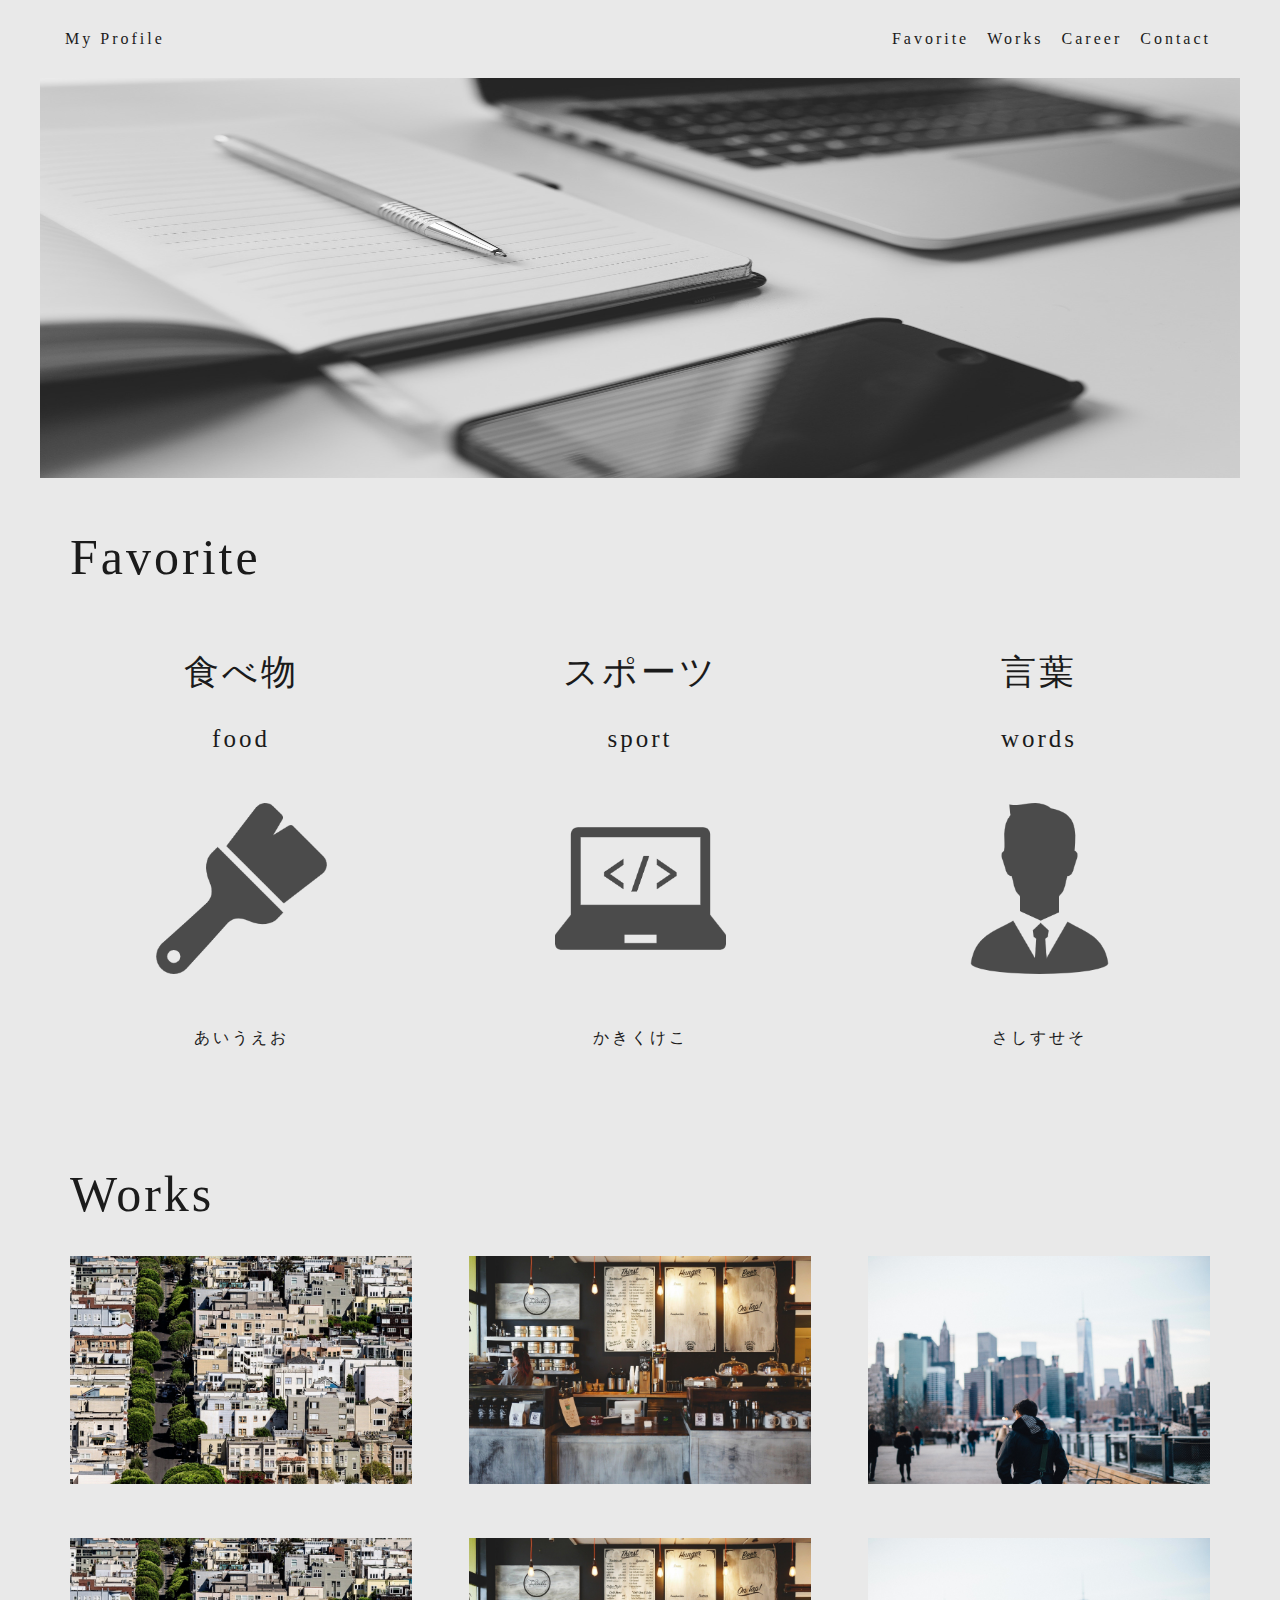
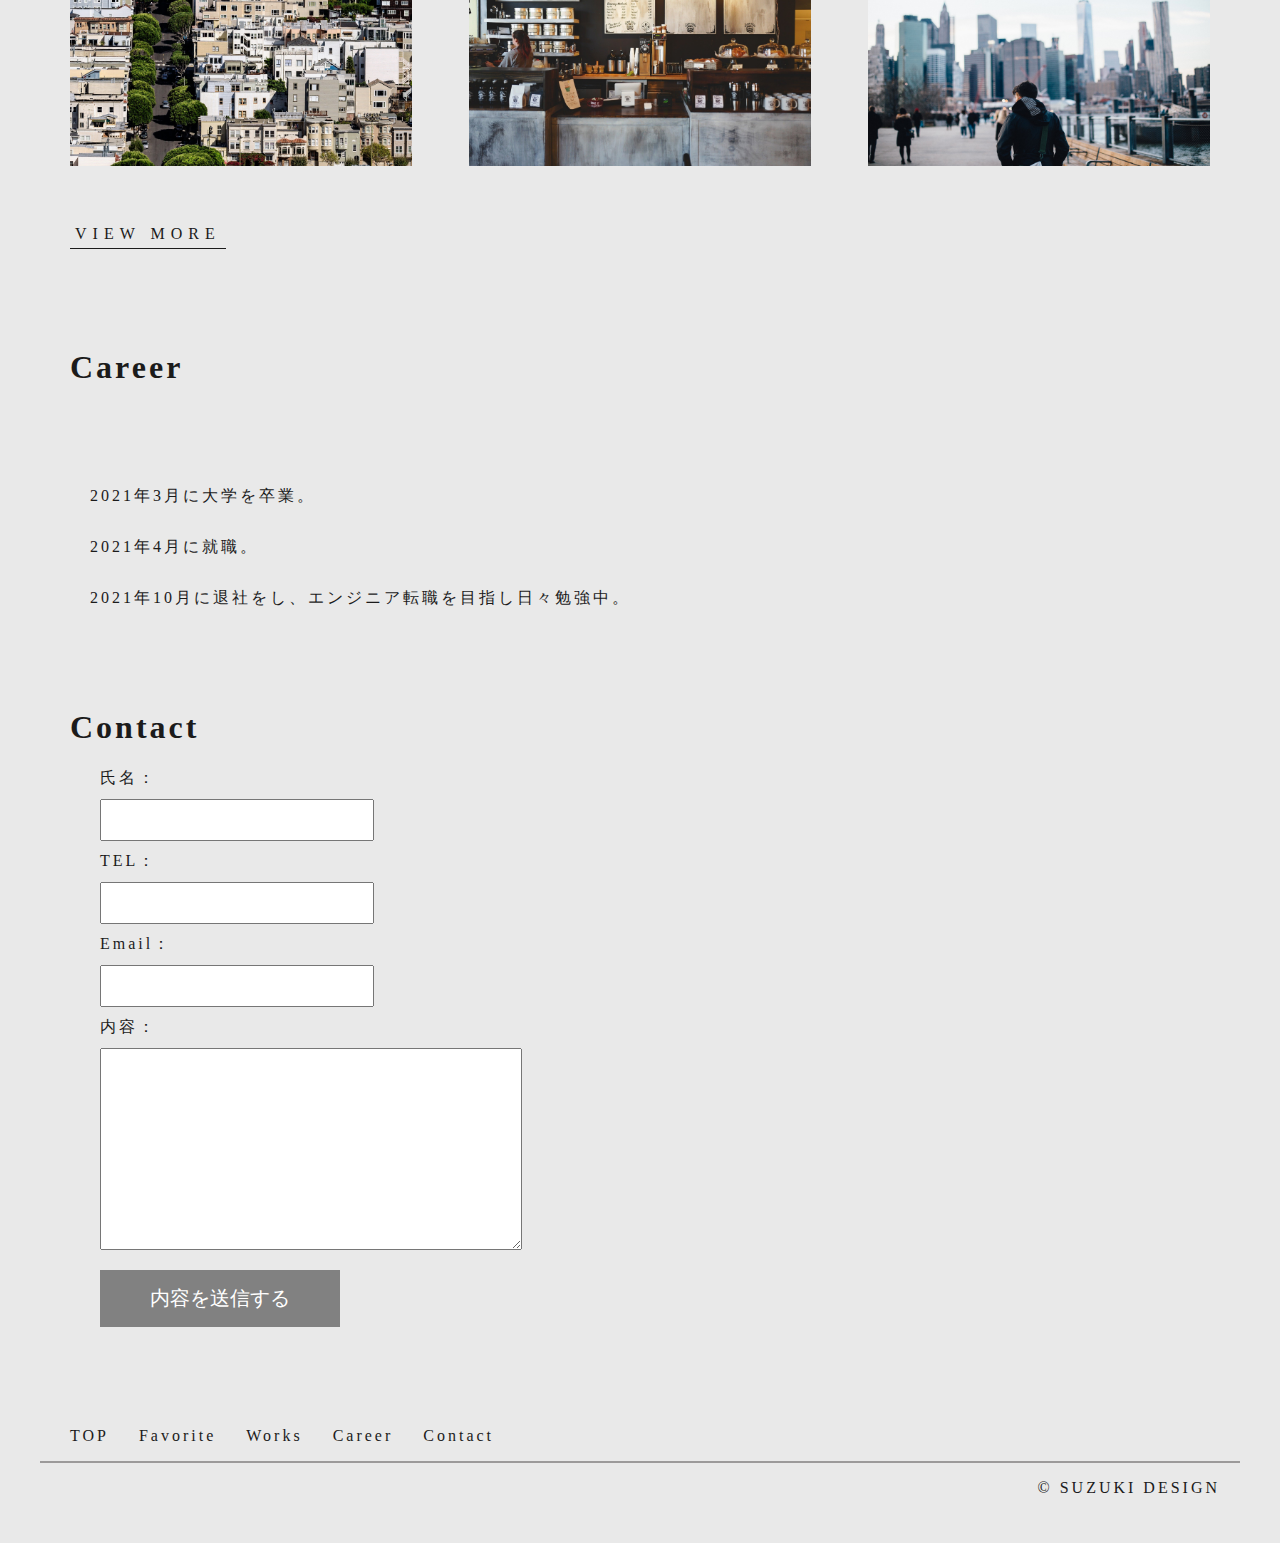
<file: index.html>
<!DOCTYPE html>
<html lang="en">
<head>
    <meta charset="UTF-8">
    <meta http-equiv="X-UA-Compatible" content="IE=edge">
    <meta name="viewport" content="width=device-width, initial-scale=1.0">
    
    <link rel="stylesheet" href="style.css">
    <title>My Profile</title>
</head>
<body>
    
    <header>
        <div class="header-title">My Profile</div>
        <nav>
            <ul>
                <li><a href="#favorite">Favorite</a></li>
                <li><a href="#works">Works</a></li>
                <li><a href="#career">Career</a></li>
                <li><a href="#contact-form">Contact</a></li>
            </ul>
        </nav>
    </header>

    <div class="first-view">
        <img src="image/first-view-image.jpg" width="1200" height="800">
    </div>

    <main>
        <section id="favorite" class="favorite-section">
            <div class="section-title"><h1>Favorite</h1></div>
            <div class="favorite-contents">
                <div class="favorite-item">
                    <div class="favorite-item-title"><h2>食べ物</h2></div>
                    <div class="favorite-item-subtitle"><h3>food</h3></div>
                    <div class="favorite-item-image"><img src="image/service-design.png"></div>
                    <div class="favorite-item-detail">
                        <p>あいうえお</p>
                    </div>
                </div>
                <div class="favorite-item">
                    <div class="favorite-item-title"><h2>スポーツ</h2></div>
                    <div class="favorite-item-subtitle"><h3>sport</h3></div>
                    <div class="favorite-item-image"><img src="image/service-programing.png"></div>
                    <div class="favorite-item-detail">
                        <p>かきくけこ</p>
                    </div>
                </div>
                <div class="favorite-item">
                    <div class="favorite-item-title"><h2>言葉</h2></div>
                    <div class="favorite-item-subtitle"><h3>words</h3></div>
                    <div class="favorite-item-image"><img src="image/service-consulting.png"></div>
                    <div class="favorite-item-detail">
                        <p>さしすせそ</p>
                    </div>
                </div>
            </div>
        </section>
        <section id="works" class="works-section">
            <div class="section-title"><h1>Works</h1></div>
            <div class="section-img">
                <div class="works-item"><img src="image/work1.jpg" ></div>
                <div class="works-item"><img src="image/work2.jpg" ></div>
                <div class="works-item"><img src="image/work3.jpg" ></div>
                <div class="works-item"><img src="image/work1.jpg" ></div>
                <div class="works-item"><img src="image/work2.jpg" ></div>
                <div class="works-item"><img src="image/work3.jpg" ></div>
            </div>
                <div class="works-view-more">VIEW MORE</div>
        </section>
        <section id="career" class="carerr-section">
            <h1>Career</h1></section>
            <div class="career-list">
                <p>2021年3月に大学を卒業。</p>
                <p>2021年4月に就職。</p>
                <p>2021年10月に退社をし、エンジニア転職を目指し日々勉強中。</p>
            </div>
        <section id="contact-form" class="contact-form-section">
            <div class="section-logo">
                <h1>Contact</h1>
            </div>
            <form>
                <ul>
                    <li>氏名： </li>
                    <li><input type="text"></li>
                    <li>TEL：</li>
                    <li><input type="text"></li>
                    <li>Email：</li>
                    <li><input type="text"></li>
                    <li>内容：</li>
                    <li><textarea cols="30" rows="10"></textarea></li>
                </ul>
                <button>内容を送信する</button>
            </form>
        </section>
    </main>

    <footer>
        <div class="footer-top">
            <nav>
                <ul>
                    <li><a href="#TOP">TOP</a></li>
                    <li><a href="#Favorite">Favorite</a></li>
                    <li><a href="#Works">Works</a></li>
                    <li><a href="#Career">Career</a></li>
                    <li><a href="#Contact">Contact</a></li>
                </ul>
            </nav>
        </div>
        <div class="footer-bottom">
            <p>©︎ SUZUKI DESIGN</p>
        </div>
    </footer>


</body>
</html>
</file>
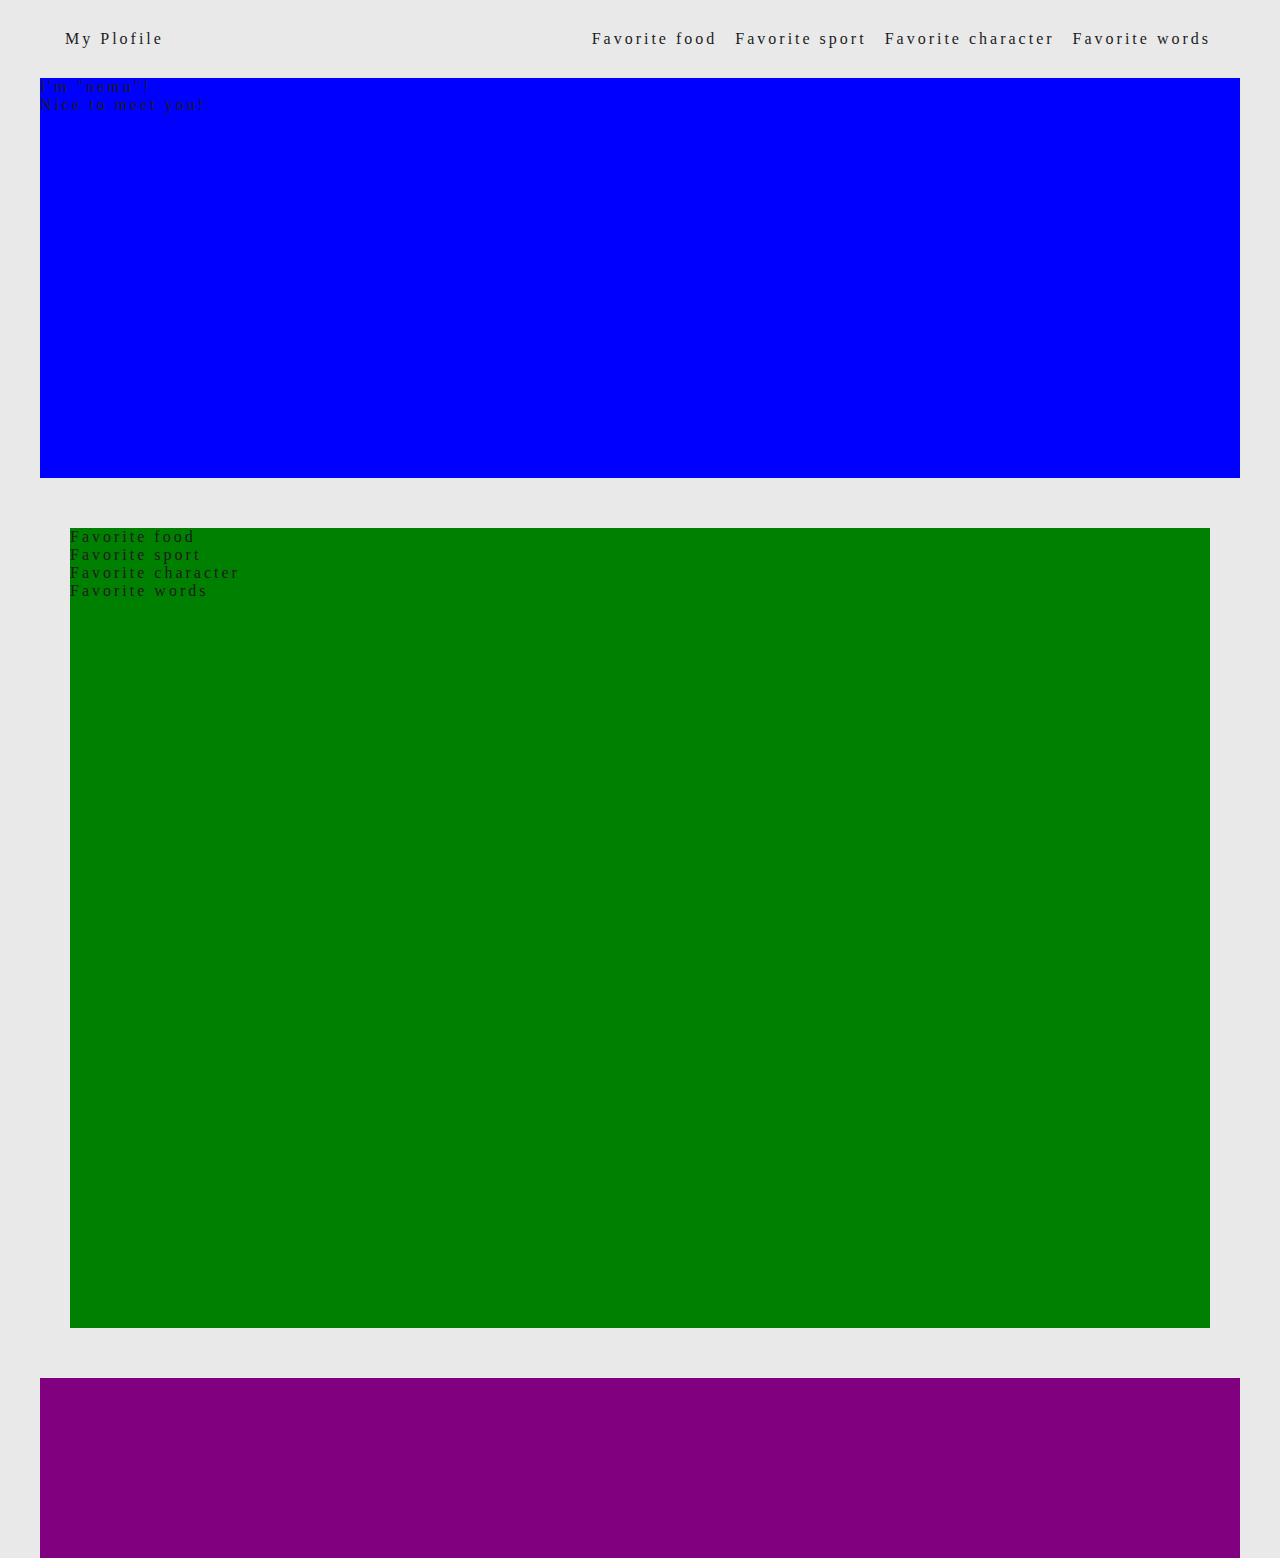
<file: image/index.html>
<!DOCTYPE html>
<html lang="en">
<head>
    <meta charset="UTF-8">
    <meta http-equiv="X-UA-Compatible" content="IE=edge">
    <meta name="viewport" content="width=device-width, initial-scale=1.0">
    
    <link rel="stylesheet" href="style.css">
    <title>My Profile</title>
</head>
<body>
    
    <header>
        <div class="header-title">My Plofile</div>
        <nav>
            <ul>
                <li><a href="#Favorite food">Favorite food</a></li>
                <li><a href="#Favorite sport">Favorite sport</a></li>
                <li><a href="#Favorite character">Favorite character</a></li>
                <li><a href="#Favorite words">Favorite words</a></li>
            </ul>
        </nav>
    </header>

    <div class="first-view">I'm "nemu"!<br>Nice to meet you!</div>

    <main>
        <section class="love-food">Favorite food</section>
        <section class="love-sport">Favorite sport</section>
        <section class="love-character">Favorite character</section>
        <section class="love-words">Favorite words</section>
    </main>

    <footer>
        <div class="footer-top">
            <nav></nav>
        </div>
        <div class="footer-bottom">
            <p></p>
        </div>
    </footer>


</body>
</html>
</file>
<file: style.css>
a{
    text-decoration: none;
    color: #1b1b1b;
}

ul {
    padding: 0;
}

li{
    list-style: none;
}

/* ============================
body
============================== */
body {
    width: 1200px;
    margin: 0 auto;
    background-color: #e9e9e9;
    font-family: 'Gill Sans';
    color: #1b1b1b;
    letter-spacing: 3px;
}

/* ============================
header
  ============================== */
header {
    display: flex;
    justify-content: space-between;
    align-items: center;padding: 10px 25px;
}

.header title {
    font-size: 30px;
    font-weight: lighter;
}

header nav ul{
    display: flex;
}

header nav ul li {
    padding: 4px;
    margin-left: 10px;
}

header nav ul li:hover {
    background-color: #ffffff;
}

/* ============================
first-view
  ============================== */
.first-view  {
    width: 100%;
    height: 400px;
    margin: 0 auto;
}

.first-view img {
    width: 100%;
    height: 100%;
}

/* ============================
main
  ============================== */
main {
    width: 95%;
    margin: 50px auto;
}


/* ============================
section
============================== */
section {
    width: 100%;
    margin-bottom: 100px; 
}

.section-title h1 {
    font-size: 50px;
    font-weight: lighter;
}


/* ============================
Favorite
============================== */
.favorite-contents {
    display: flex;
    justify-content: space-between;
}

.favorite-item {
    width: 30%; 
    text-align: center; 
}

.favorite-item-title h2 {
    font-size: 35px;
    font-weight: lighter;
}

.favorite-item-subtitle h3 {
    font-size: 25px;
    font-weight: lighter;
}

.favorite-item-image {
    margin: 50px 0; 
}

.favorite-item-image img {
    width: 50%; 
}

/* ============================
Works
  ============================== */
.section-img {
    justify-content: space-between;
    display: flex;
    flex-wrap: wrap;
}

.works-item {
    width: 30%;
    margin-bottom: 50px;
}

.works-item img {
    width: 100%;
}

.works-item img:hover {
    cursor: pointer;
    opacity: 0.7;
}

.works-view-more {
    margin: 0 auto;
    padding: 5px;
    border-bottom: 1px solid #1b1b1b;
    letter-spacing: 6px;
    display: inline-block;
    text-align: center;
}

.works-view-more:hover {
    background-color: #bebebe;
}

/* ============================
Career
  ============================== */
.career-list {
    margin: 100px 0 100px 20px;
}

.career-list p {
    margin-bottom: 30px;
}



/* ============================
Contact form
  ============================== */
form {
    margin-left: 30px;
}

form ul li {
    margin-bottom: 10px;
}

form ul li input {
    padding: 10px;
    width: 250px;
    font-size: 16px;
}

form ul li textarea {
    padding: 10px;
    width: 400px;
    font-size: 16px;
}

form button {
    padding: 15px 50px;
    font-size: 20px;
    color: #ffffff;
    background-color: rgb(129, 129, 129);
    border: none;
    outline: none;
}

form button:hover {
    cursor: pointer;
    background-color: rgb(90, 90, 90);
}


/* ============================
footer
  ============================== */
footer {
    width: 100%;
}

.footer-top {
    border-bottom: 2px solid #9c9a9a
}

.footer-top ul {
    display: flex;
}

.footer-top nav ul li {
    margin-left: 30px;
}

.footer-bottom p {
    text-align-last: right;
    padding-right: 20px;
    padding-bottom: 20px;
}
</file>
<file: image/style.css>
a{
    text-decoration: none;
    color: #1b1b1b;
}

ul {
    padding: 0;
}

li{
    list-style: none;
}

/* ============================
body
============================== */
body {
    width: 1200px;
    margin: 0 auto;
    background-color: #e9e9e9;
    font-family: 'Gill Sans';
    color: #1b1b1b;
    letter-spacing: 3px;
}

/* ============================
header
  ============================== */
header {
    display: flex;
    justify-content: space-between;
    align-items: center;padding: 10px 25px;
}

.header title {
    font-size: 30px;
    font-weight: ligther;
}

header nav ul{
    display: flex;
}

header nav ul li {
    padding: 4px;
    margin-left: 10px;
}

header nav ul li:hover {
    background-color: #fff;
}

/* ============================
first-view
  ============================== */
.first-view  {
    width: 100%;
    height: 400px;
    margin-bottom: 50px;

    background-color: blue;
}

/* ============================
main
  ============================== */
main {
    width: 95%;
    height: 800px;
    margin: 0px auto 50px;

    background-color: green;
}

/* ============================
footer
  ============================== */
footer {
    width: 100%;
    height: 180px;

    background-color: purple;
}
</file>
